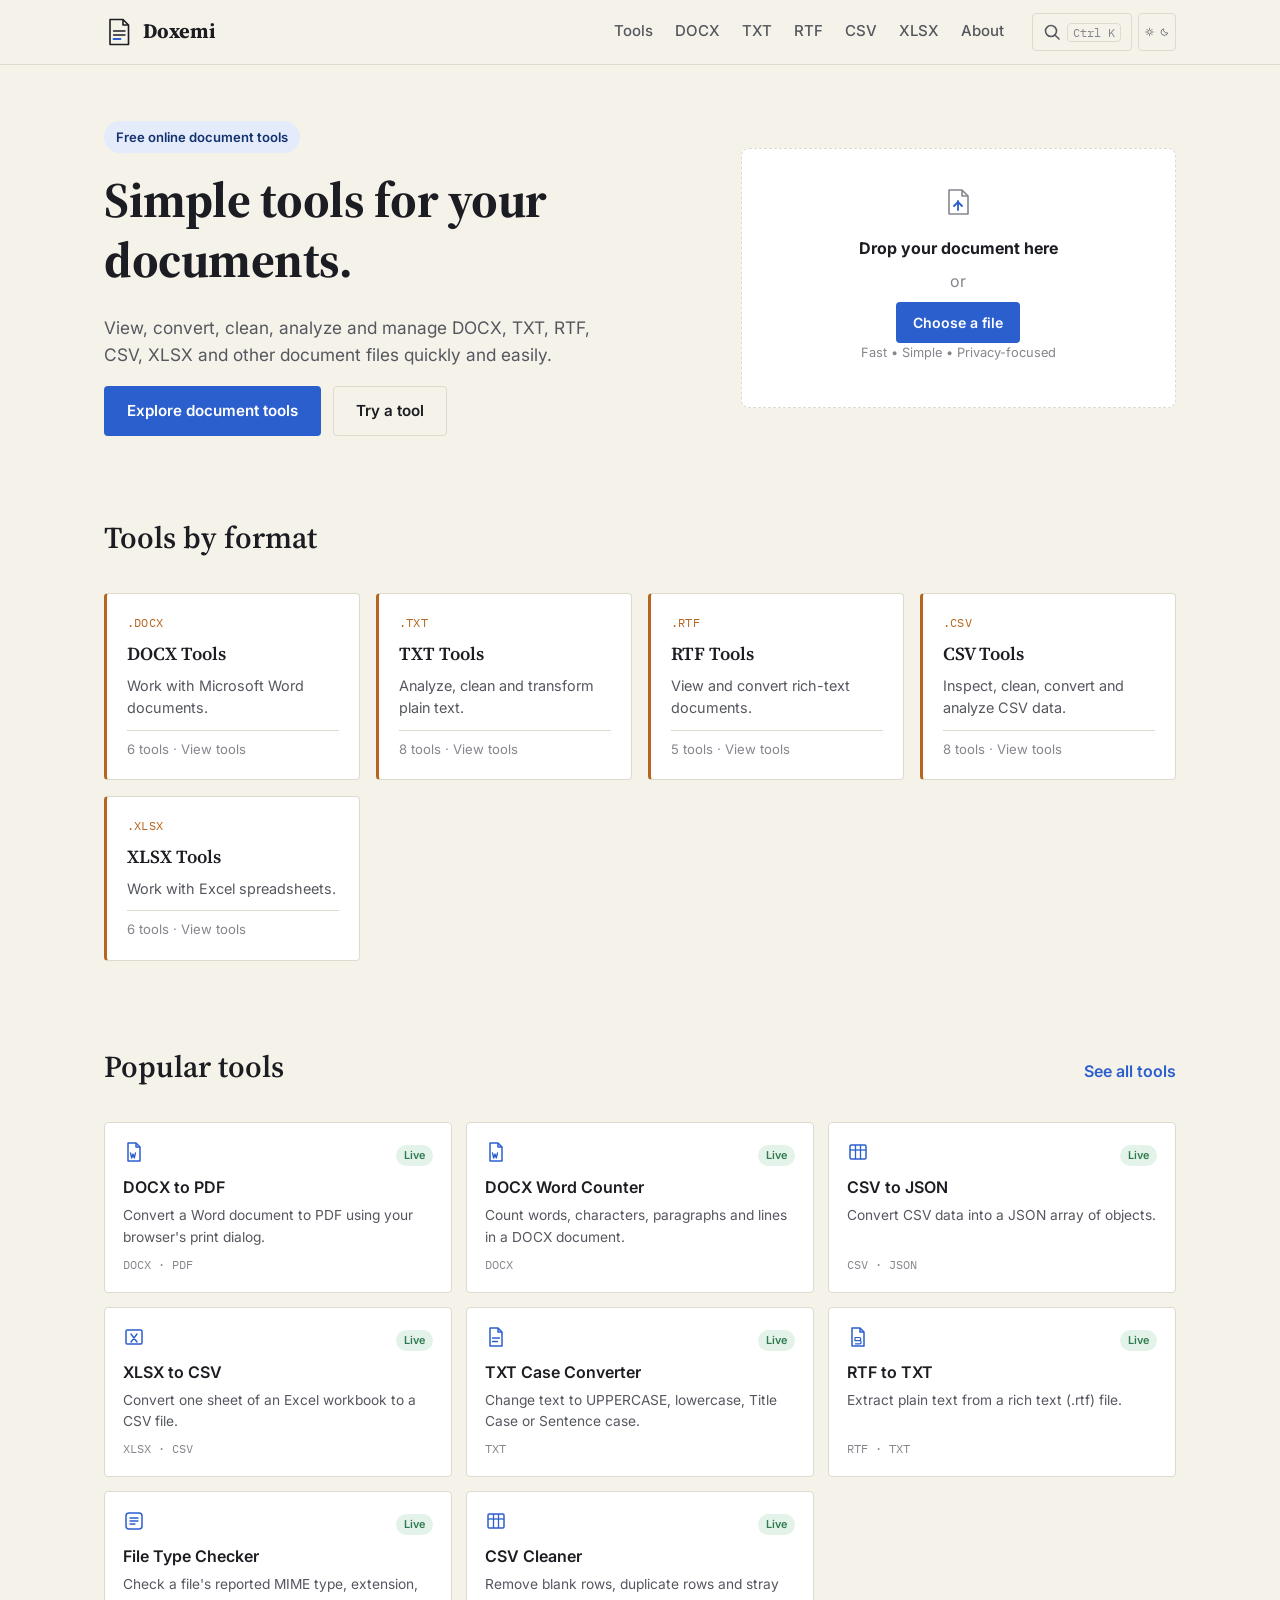
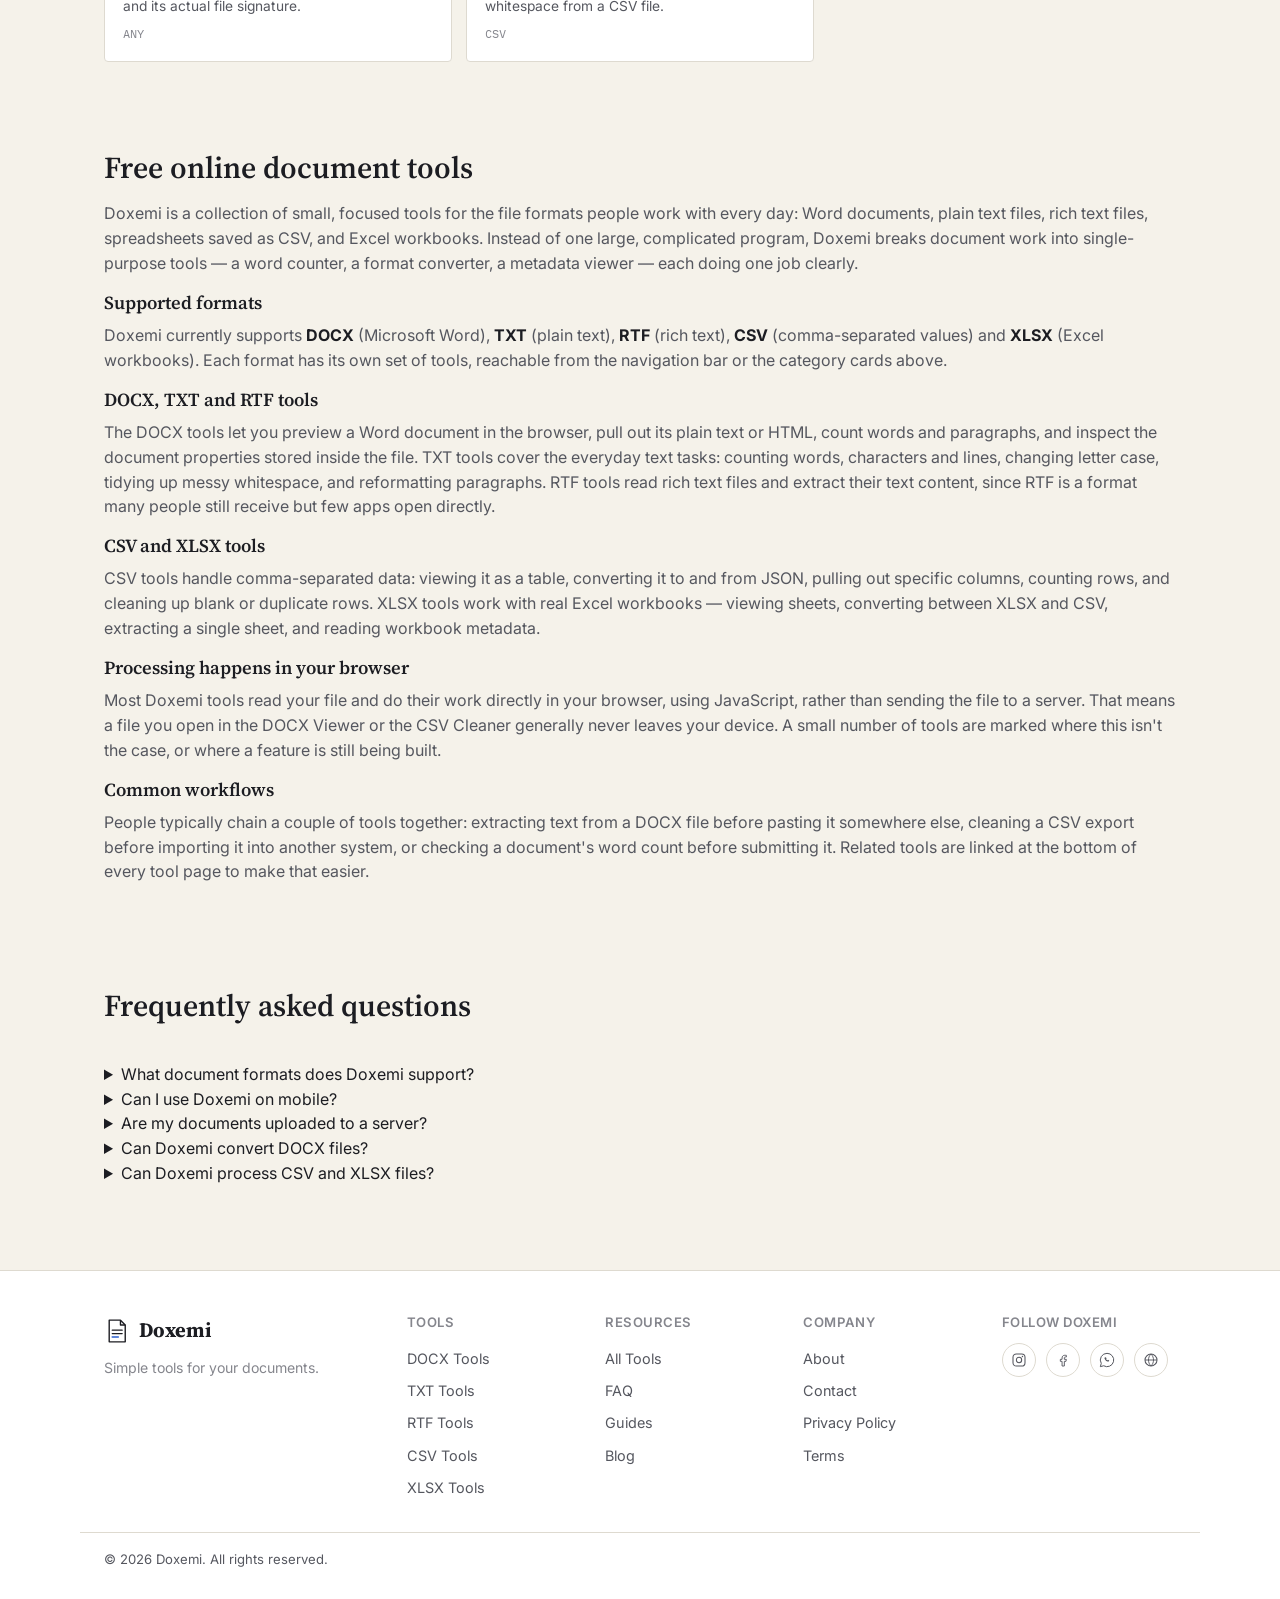
<file: index.html>
<!doctype html>
<html lang="en">
<head>
<meta charset="UTF-8">
<meta name="viewport" content="width=device-width, initial-scale=1.0">
<title>Doxemi – Free Online Document Tools</title>
<meta name="description" content="Doxemi provides free online document tools for DOCX, TXT, RTF, CSV and XLSX files. View, convert, analyze, clean and manage documents quickly and easily.">
<link rel="canonical" href="./" id="canonical-link">
<meta name="theme-color" content="#2B5FCE">
<link rel="icon" type="image/svg+xml" href="favicon.svg">
<link rel="manifest" href="manifest.json">

<meta property="og:type" content="website">
<meta property="og:site_name" content="Doxemi">
<meta property="og:title" content="Doxemi – Free Online Document Tools" id="og-title">
<meta property="og:description" content="View, convert, clean and analyze DOCX, TXT, RTF, CSV and XLSX files, free and in your browser." id="og-description">
<meta property="og:url" content="./" id="og-url">
<meta name="twitter:card" content="summary">
<meta name="twitter:title" content="Doxemi – Free Online Document Tools" id="twitter-title">
<meta name="twitter:description" content="View, convert, clean and analyze DOCX, TXT, RTF, CSV and XLSX files, free and in your browser." id="twitter-description">

<link rel="preconnect" href="https://fonts.googleapis.com">
<link rel="preconnect" href="https://fonts.gstatic.com" crossorigin>
<link href="https://fonts.googleapis.com/css2?family=Source+Serif+4:opsz,wght@8..60,400;8..60,600;8..60,700&family=Inter:wght@400;500;600;700&family=IBM+Plex+Mono:wght@400;500&display=swap" rel="stylesheet">

<link rel="stylesheet" href="style.css">

<script type="application/ld+json">
{
  "@context": "https://schema.org",
  "@type": "WebApplication",
  "name": "Doxemi",
  "applicationCategory": "Utility",
  "operatingSystem": "Any",
  "description": "Free online document tools for DOCX, TXT, RTF, CSV and XLSX files.",
  "offers": { "@type": "Offer", "price": "0", "priceCurrency": "USD" }
}
</script>
</head>
<body>

<a class="skip-link" href="#main">Skip to content</a>

<header class="site-header">
  <div class="wrap header-inner">
    <a class="brand" href="#/" aria-label="Doxemi home">
      <svg class="brand-mark" width="30" height="30" viewBox="0 0 30 30" fill="none" aria-hidden="true">
        <path d="M6 2.5H19L24.5 8V27.5H6V2.5Z" stroke="currentColor" stroke-width="1.6" stroke-linejoin="round"/>
        <path d="M19 2.5V8H24.5" stroke="currentColor" stroke-width="1.6" stroke-linejoin="round"/>
        <line x1="9.5" y1="14" x2="21" y2="14" stroke="currentColor" stroke-width="1.4" stroke-linecap="round"/>
        <line x1="9.5" y1="18" x2="21" y2="18" stroke="currentColor" stroke-width="1.4" stroke-linecap="round"/>
        <line x1="9.5" y1="22" x2="16.5" y2="22" stroke="var(--accent)" stroke-width="1.8" stroke-linecap="round"/>
      </svg>
      <span class="brand-word">Doxemi</span>
    </a>

    <nav class="main-nav" aria-label="Primary">
      <a href="#/tools">Tools</a>
      <a href="#/category/docx">DOCX</a>
      <a href="#/category/txt">TXT</a>
      <a href="#/category/rtf">RTF</a>
      <a href="#/category/csv">CSV</a>
      <a href="#/category/xlsx">XLSX</a>
      <a href="#/about">About</a>
    </nav>

    <div class="header-actions">
      <button type="button" id="search-open" class="icon-btn" aria-label="Search tools" aria-keyshortcuts="Control+K">
        <svg width="18" height="18" viewBox="0 0 18 18" fill="none" aria-hidden="true"><circle cx="8" cy="8" r="5.5" stroke="currentColor" stroke-width="1.6"/><line x1="12.2" y1="12.2" x2="16" y2="16" stroke="currentColor" stroke-width="1.6" stroke-linecap="round"/></svg>
        <span class="kbd">Ctrl K</span>
      </button>
      <button type="button" id="theme-toggle" class="icon-btn" aria-label="Toggle dark mode">
        <svg id="theme-icon-sun" width="18" height="18" viewBox="0 0 18 18" fill="none" aria-hidden="true"><circle cx="9" cy="9" r="3.6" stroke="currentColor" stroke-width="1.5"/><g stroke="currentColor" stroke-width="1.5" stroke-linecap="round"><line x1="9" y1="1.4" x2="9" y2="3.4"/><line x1="9" y1="14.6" x2="9" y2="16.6"/><line x1="1.4" y1="9" x2="3.4" y2="9"/><line x1="14.6" y1="9" x2="16.6" y2="9"/><line x1="3.6" y1="3.6" x2="5" y2="5"/><line x1="13" y1="13" x2="14.4" y2="14.4"/><line x1="14.4" y1="3.6" x2="13" y2="5"/><line x1="5" y1="13" x2="3.6" y2="14.4"/></g></svg>
        <svg id="theme-icon-moon" width="18" height="18" viewBox="0 0 18 18" fill="none" aria-hidden="true" hidden><path d="M15.5 10.8A6.8 6.8 0 0 1 7.2 2.5a6.8 6.8 0 1 0 8.3 8.3Z" stroke="currentColor" stroke-width="1.5" stroke-linejoin="round"/></svg>
      </button>
      <button type="button" id="nav-toggle" class="icon-btn nav-toggle" aria-label="Open menu" aria-expanded="false">
        <svg width="18" height="18" viewBox="0 0 18 18" fill="none" aria-hidden="true"><line x1="2" y1="4.5" x2="16" y2="4.5" stroke="currentColor" stroke-width="1.6" stroke-linecap="round"/><line x1="2" y1="9" x2="16" y2="9" stroke="currentColor" stroke-width="1.6" stroke-linecap="round"/><line x1="2" y1="13.5" x2="16" y2="13.5" stroke="currentColor" stroke-width="1.6" stroke-linecap="round"/></svg>
      </button>
    </div>
  </div>
  <nav class="mobile-nav" id="mobile-nav" aria-label="Mobile">
    <a href="#/tools">Tools</a>
    <a href="#/category/docx">DOCX Tools</a>
    <a href="#/category/txt">TXT Tools</a>
    <a href="#/category/rtf">RTF Tools</a>
    <a href="#/category/csv">CSV Tools</a>
    <a href="#/category/xlsx">XLSX Tools</a>
    <a href="#/about">About</a>
  </nav>
</header>

<div class="search-overlay" id="search-overlay" hidden>
  <div class="search-panel" role="dialog" aria-modal="true" aria-label="Search document tools">
    <div class="search-field">
      <svg width="18" height="18" viewBox="0 0 18 18" fill="none" aria-hidden="true"><circle cx="8" cy="8" r="5.5" stroke="currentColor" stroke-width="1.6"/><line x1="12.2" y1="12.2" x2="16" y2="16" stroke="currentColor" stroke-width="1.6" stroke-linecap="round"/></svg>
      <input type="text" id="search-input" placeholder="Search DOCX to PDF, Word Counter, CSV to JSON…" autocomplete="off" aria-label="Search tools">
      <button type="button" id="search-clear" class="text-btn" hidden>Clear</button>
    </div>
    <ul class="search-results" id="search-results" role="listbox"></ul>
    <p class="search-empty" id="search-empty" hidden>No tools match your search. Try “counter”, “convert” or a format name.</p>
    <button type="button" id="search-close" class="text-btn search-close">Close</button>
  </div>
</div>

<main id="main">

<section id="home-view">

  <section class="hero">
    <div class="wrap hero-grid">
      <div class="hero-copy">
        <p class="badge">Free online document tools</p>
        <h1>Simple tools for your documents.</h1>
        <p class="hero-sub">View, convert, clean, analyze and manage DOCX, TXT, RTF, CSV, XLSX and other document files quickly and easily.</p>
        <div class="hero-actions">
          <a class="btn btn-primary" href="#/tools">Explore document tools</a>
          <a class="btn btn-ghost" href="#/tool/txt-word-counter">Try a tool</a>
        </div>
      </div>
      <div class="hero-drop">
        <div class="dropzone" id="hero-dropzone" tabindex="0" role="button" aria-label="Drop a document here or choose a file">
          <svg width="34" height="34" viewBox="0 0 34 34" fill="none" aria-hidden="true"><path d="M8 5h13l6 6v18H8V5Z" stroke="currentColor" stroke-width="1.6" stroke-linejoin="round"/><path d="M21 5v6h6" stroke="currentColor" stroke-width="1.6" stroke-linejoin="round"/><line x1="17" y1="16" x2="17" y2="25" stroke="var(--accent)" stroke-width="1.8" stroke-linecap="round"/><path d="M13 21l4-4 4 4" stroke="var(--accent)" stroke-width="1.8" stroke-linecap="round" stroke-linejoin="round"/></svg>
          <p><strong>Drop your document here</strong></p>
          <p class="muted">or</p>
          <label class="btn btn-primary btn-small" for="hero-file-input">Choose a file</label>
          <input type="file" id="hero-file-input" hidden>
          <p class="fine-print">Fast • Simple • Privacy-focused</p>
        </div>
        <div id="hero-drop-result" class="hero-drop-result" hidden></div>
      </div>
    </div>
  </section>

  <section class="categories wrap" aria-label="Tool categories">
    <div class="section-head">
      <h2>Tools by format</h2>
    </div>
    <div class="category-grid" id="category-grid"></div>
  </section>

  <section class="popular wrap">
    <div class="section-head">
      <h2>Popular tools</h2>
      <a class="text-link" href="#/tools">See all tools</a>
    </div>
    <div class="tool-grid" id="popular-grid"></div>
  </section>

  <section class="seo-content wrap">
    <h2>Free online document tools</h2>
    <p>Doxemi is a collection of small, focused tools for the file formats people work with every day: Word documents, plain text files, rich text files, spreadsheets saved as CSV, and Excel workbooks. Instead of one large, complicated program, Doxemi breaks document work into single-purpose tools — a word counter, a format converter, a metadata viewer — each doing one job clearly.</p>

    <h3>Supported formats</h3>
    <p>Doxemi currently supports <strong>DOCX</strong> (Microsoft Word), <strong>TXT</strong> (plain text), <strong>RTF</strong> (rich text), <strong>CSV</strong> (comma-separated values) and <strong>XLSX</strong> (Excel workbooks). Each format has its own set of tools, reachable from the navigation bar or the category cards above.</p>

    <h3>DOCX, TXT and RTF tools</h3>
    <p>The DOCX tools let you preview a Word document in the browser, pull out its plain text or HTML, count words and paragraphs, and inspect the document properties stored inside the file. TXT tools cover the everyday text tasks: counting words, characters and lines, changing letter case, tidying up messy whitespace, and reformatting paragraphs. RTF tools read rich text files and extract their text content, since RTF is a format many people still receive but few apps open directly.</p>

    <h3>CSV and XLSX tools</h3>
    <p>CSV tools handle comma-separated data: viewing it as a table, converting it to and from JSON, pulling out specific columns, counting rows, and cleaning up blank or duplicate rows. XLSX tools work with real Excel workbooks — viewing sheets, converting between XLSX and CSV, extracting a single sheet, and reading workbook metadata.</p>

    <h3>Processing happens in your browser</h3>
    <p>Most Doxemi tools read your file and do their work directly in your browser, using JavaScript, rather than sending the file to a server. That means a file you open in the DOCX Viewer or the CSV Cleaner generally never leaves your device. A small number of tools are marked where this isn't the case, or where a feature is still being built.</p>

    <h3>Common workflows</h3>
    <p>People typically chain a couple of tools together: extracting text from a DOCX file before pasting it somewhere else, cleaning a CSV export before importing it into another system, or checking a document's word count before submitting it. Related tools are linked at the bottom of every tool page to make that easier.</p>
  </section>

  <section class="faq wrap" id="faq" itemscope itemtype="https://schema.org/FAQPage">
    <div class="section-head"><h2>Frequently asked questions</h2></div>
    <div class="faq-list">
      <details itemscope itemprop="mainEntity" itemtype="https://schema.org/Question">
        <summary itemprop="name">What document formats does Doxemi support?</summary>
        <div itemscope itemprop="acceptedAnswer" itemtype="https://schema.org/Answer"><p itemprop="text">Doxemi supports DOCX, TXT, RTF, CSV and XLSX files, along with general tools that work across formats, like a file size or MIME type checker.</p></div>
      </details>
      <details itemscope itemprop="mainEntity" itemtype="https://schema.org/Question">
        <summary itemprop="name">Can I use Doxemi on mobile?</summary>
        <div itemscope itemprop="acceptedAnswer" itemtype="https://schema.org/Answer"><p itemprop="text">Yes. Doxemi is built to work on phones, tablets and desktops, including uploading files from a mobile device's file picker.</p></div>
      </details>
      <details itemscope itemprop="mainEntity" itemtype="https://schema.org/Question">
        <summary itemprop="name">Are my documents uploaded to a server?</summary>
        <div itemscope itemprop="acceptedAnswer" itemtype="https://schema.org/Answer"><p itemprop="text">Most tools process your file entirely in your browser and never send it anywhere. Any tool that works differently says so on its own page.</p></div>
      </details>
      <details itemscope itemprop="mainEntity" itemtype="https://schema.org/Question">
        <summary itemprop="name">Can Doxemi convert DOCX files?</summary>
        <div itemscope itemprop="acceptedAnswer" itemtype="https://schema.org/Answer"><p itemprop="text">Yes. DOCX files can be converted to plain text and HTML in-browser, and to PDF using your browser's print dialog.</p></div>
      </details>
      <details itemscope itemprop="mainEntity" itemtype="https://schema.org/Question">
        <summary itemprop="name">Can Doxemi process CSV and XLSX files?</summary>
        <div itemscope itemprop="acceptedAnswer" itemtype="https://schema.org/Answer"><p itemprop="text">Yes. CSV tools cover viewing, converting and cleaning CSV data, and XLSX tools cover viewing, converting and extracting data from Excel workbooks.</p></div>
      </details>
    </div>
  </section>

</section>

<section id="dynamic-view" hidden>
  <div class="wrap">
    <nav class="breadcrumbs" id="breadcrumbs" aria-label="Breadcrumb"></nav>
  </div>
  <div id="dynamic-content" class="wrap"></div>
</section>

</main>

<footer class="site-footer">
  <div class="wrap footer-grid">
    <div class="footer-brand">
      <a class="brand" href="#/">
        <svg class="brand-mark" width="26" height="26" viewBox="0 0 30 30" fill="none" aria-hidden="true"><path d="M6 2.5H19L24.5 8V27.5H6V2.5Z" stroke="currentColor" stroke-width="1.6" stroke-linejoin="round"/><path d="M19 2.5V8H24.5" stroke="currentColor" stroke-width="1.6" stroke-linejoin="round"/><line x1="9.5" y1="14" x2="21" y2="14" stroke="currentColor" stroke-width="1.4" stroke-linecap="round"/><line x1="9.5" y1="18" x2="21" y2="18" stroke="currentColor" stroke-width="1.4" stroke-linecap="round"/><line x1="9.5" y1="22" x2="16.5" y2="22" stroke="var(--accent)" stroke-width="1.8" stroke-linecap="round"/></svg>
        <span class="brand-word">Doxemi</span>
      </a>
      <p class="muted">Simple tools for your documents.</p>
    </div>

    <div class="footer-col">
      <h3>Tools</h3>
      <a href="#/category/docx">DOCX Tools</a>
      <a href="#/category/txt">TXT Tools</a>
      <a href="#/category/rtf">RTF Tools</a>
      <a href="#/category/csv">CSV Tools</a>
      <a href="#/category/xlsx">XLSX Tools</a>
    </div>

    <div class="footer-col">
      <h3>Resources</h3>
      <a href="#/tools">All Tools</a>
      <a href="#/faq">FAQ</a>
      <a href="#/guides">Guides</a>
      <a href="#/blog">Blog</a>
    </div>

    <div class="footer-col">
      <h3>Company</h3>
      <a href="#/about">About</a>
      <a href="#/contact">Contact</a>
      <a href="#/privacy">Privacy Policy</a>
      <a href="#/terms">Terms</a>
    </div>

    <div class="footer-col footer-social" id="footer-social">
      <h3>Follow Doxemi</h3>
      <div class="social-links" id="social-links"></div>
    </div>
  </div>
  <div class="wrap footer-bottom">
    <p>© <span id="footer-year">2026</span> Doxemi. All rights reserved.</p>
  </div>
</footer>

<script src="script.js" defer></script>
</body>
</html>
</file>
<file: style.css>
/* ==========================================================================
   Doxemi — design tokens
   ========================================================================== */
:root{
  --paper: #F5F2EA;
  --paper-raised: #FFFFFF;
  --ink: #1C1D22;
  --ink-soft: #55575F;
  --ink-faint: #85868D;
  --line: #DEDAD0;
  --accent: #2B5FCE;
  --accent-ink: #14336E;
  --accent-soft: #E4EBFB;
  --accent-2: #B5651D;
  --accent-2-soft: #F4E6D6;
  --success: #2F7A4F;
  --success-soft: #E4F3EA;
  --danger: #B23A3A;
  --danger-soft: #FBEAEA;
  --radius-sm: 4px;
  --radius-md: 8px;
  --shadow-card: 0 1px 0 var(--line), 0 8px 20px -16px rgba(28,29,34,0.35);
  --font-display: "Source Serif 4", Georgia, serif;
  --font-body: "Inter", -apple-system, BlinkMacSystemFont, "Segoe UI", sans-serif;
  --font-mono: "IBM Plex Mono", "SFMono-Regular", Consolas, monospace;
  --header-h: 64px;
  --motion: 160ms ease;
}

[data-theme="dark"]{
  --paper: #14161C;
  --paper-raised: #1B1E26;
  --ink: #F1EFE8;
  --ink-soft: #B7B9C2;
  --ink-faint: #82848D;
  --line: #2C2F39;
  --accent: #6E93E8;
  --accent-ink: #DCE6FA;
  --accent-soft: #1E2A45;
  --accent-2: #E0A15E;
  --accent-2-soft: #3A2C1A;
  --success: #6FCB92;
  --success-soft: #16311F;
  --danger: #E27E7E;
  --danger-soft: #3A1D1D;
  --shadow-card: 0 1px 0 var(--line), 0 8px 24px -16px rgba(0,0,0,0.6);
}

@media (prefers-reduced-motion: reduce){
  *, *::before, *::after{ animation-duration: 0.001ms !important; animation-iteration-count: 1 !important; transition-duration: 0.001ms !important; scroll-behavior:auto !important; }
}

*{ box-sizing: border-box; }
html{ scroll-behavior:smooth; }
body{
  margin:0;
  background:var(--paper);
  color:var(--ink);
  font-family:var(--font-body);
  font-size:16px;
  line-height:1.55;
  -webkit-font-smoothing:antialiased;
  transition: background var(--motion), color var(--motion);
}
img{ max-width:100%; display:block; }
a{ color:inherit; }
.wrap{ max-width:1120px; margin:0 auto; padding:0 24px; }

h1,h2,h3,h4{ font-family:var(--font-display); font-weight:600; line-height:1.2; margin:0 0 0.5em; color:var(--ink); }
h1{ font-size:clamp(2.1rem, 4.4vw, 3.1rem); font-weight:700; letter-spacing:-0.01em; }
h2{ font-size:clamp(1.5rem, 2.6vw, 1.9rem); }
h3{ font-size:1.15rem; }
p{ margin:0 0 1em; color:var(--ink-soft); }
.muted{ color:var(--ink-faint); }
strong{ color:var(--ink); }

.skip-link{ position:absolute; left:-999px; top:0; background:var(--accent); color:#fff; padding:10px 16px; z-index:200; border-radius:0 0 var(--radius-sm) 0; }
.skip-link:focus{ left:0; }

:focus-visible{ outline:2px solid var(--accent); outline-offset:2px; }

/* ---------- buttons ---------- */
.btn{
  display:inline-flex; align-items:center; justify-content:center; gap:8px;
  padding:12px 22px; border-radius:var(--radius-sm); font-weight:600; font-size:0.95rem;
  text-decoration:none; border:1.5px solid transparent; cursor:pointer;
  transition: background var(--motion), color var(--motion), border-color var(--motion), transform var(--motion);
  font-family:var(--font-body);
}
.btn:active{ transform: translateY(1px); }
.btn-primary{ background:var(--accent); color:#fff; }
.btn-primary:hover{ background:var(--accent-ink); }
[data-theme="dark"] .btn-primary:hover{ background:#87A5EE; }
.btn-ghost{ background:transparent; color:var(--ink); border-color:var(--line); }
.btn-ghost:hover{ border-color:var(--accent); color:var(--accent); }
.btn-small{ padding:9px 16px; font-size:0.88rem; }
.btn-secondary{ background:var(--paper-raised); color:var(--ink); border-color:var(--line); }
.btn-secondary:hover{ border-color:var(--accent); }
.btn[disabled]{ opacity:0.5; cursor:not-allowed; }
.btn-block{ width:100%; }
.text-link{ color:var(--accent); font-weight:600; text-decoration:none; }
.text-link:hover{ text-decoration:underline; }
.text-btn{ background:none; border:0; color:var(--accent); font-weight:600; cursor:pointer; font-family:var(--font-body); padding:6px 4px; }

/* ---------- header ---------- */
.site-header{ position:sticky; top:0; z-index:100; background:color-mix(in srgb, var(--paper) 92%, transparent); backdrop-filter: blur(8px); border-bottom:1px solid var(--line); }
.header-inner{ height:var(--header-h); display:flex; align-items:center; gap:28px; }
.brand{ display:flex; align-items:center; gap:9px; text-decoration:none; color:var(--ink); margin-right:auto; }
.brand-mark{ color:var(--ink); flex-shrink:0; }
.brand-word{ font-family:var(--font-display); font-weight:700; font-size:1.28rem; letter-spacing:-0.01em; }
.main-nav{ display:flex; gap:22px; }
.main-nav a{ text-decoration:none; color:var(--ink-soft); font-size:0.94rem; font-weight:500; padding:8px 0; border-bottom:2px solid transparent; }
.main-nav a:hover, .main-nav a.active{ color:var(--ink); border-color:var(--accent); }
.header-actions{ display:flex; align-items:center; gap:6px; }
.icon-btn{ display:inline-flex; align-items:center; gap:6px; background:none; border:1px solid var(--line); color:var(--ink-soft); width:38px; height:38px; border-radius:var(--radius-sm); justify-content:center; cursor:pointer; }
#search-open{ width:auto; padding:0 10px; }
.icon-btn:hover{ color:var(--ink); border-color:var(--accent); }
.kbd{ font-family:var(--font-mono); font-size:0.72rem; color:var(--ink-faint); border:1px solid var(--line); border-radius:4px; padding:1px 5px; }
.nav-toggle{ display:none; }
.mobile-nav{ display:none; flex-direction:column; padding:8px 24px 16px; border-top:1px solid var(--line); }
.mobile-nav a{ padding:12px 0; text-decoration:none; color:var(--ink); border-bottom:1px solid var(--line); font-weight:500; }
.mobile-nav.open{ display:flex; }

/* ---------- search overlay ---------- */
.search-overlay{ position:fixed; inset:0; background:rgba(20,20,24,0.55); z-index:300; display:flex; align-items:flex-start; justify-content:center; padding:10vh 16px; }
.search-overlay[hidden]{ display:none; }
.search-panel{ background:var(--paper-raised); width:100%; max-width:600px; border-radius:var(--radius-md); box-shadow:0 20px 60px rgba(0,0,0,0.35); overflow:hidden; }
.search-field{ display:flex; align-items:center; gap:10px; padding:16px 18px; border-bottom:1px solid var(--line); color:var(--ink-faint); }
.search-field input{ flex:1; border:0; background:none; font-size:1.05rem; color:var(--ink); font-family:var(--font-body); }
.search-field input:focus{ outline:none; }
.search-results{ list-style:none; margin:0; padding:8px; max-height:52vh; overflow-y:auto; }
.search-results li{ margin:0; }
.search-results button{ width:100%; text-align:left; background:none; border:0; padding:11px 12px; border-radius:var(--radius-sm); cursor:pointer; display:flex; flex-direction:column; gap:2px; font-family:var(--font-body); }
.search-results button:hover, .search-results button.active{ background:var(--accent-soft); }
.search-results .r-name{ font-weight:600; color:var(--ink); font-size:0.96rem; }
.search-results .r-meta{ font-size:0.82rem; color:var(--ink-faint); }
.search-empty{ padding:24px 18px; text-align:center; }
.search-close{ width:100%; padding:12px; border-top:1px solid var(--line); text-align:center; }

/* ---------- hero ---------- */
.hero{ padding:56px 0 40px; }
.hero-grid{ display:grid; grid-template-columns:1.15fr 0.85fr; gap:48px; align-items:center; }
.badge{ display:inline-block; font-size:0.82rem; font-weight:600; color:var(--accent-ink); background:var(--accent-soft); padding:6px 12px; border-radius:100px; margin-bottom:18px; }
.hero-sub{ font-size:1.08rem; max-width:46ch; }
.hero-actions{ display:flex; gap:12px; flex-wrap:wrap; margin-top:8px; }
.hero-drop{ display:flex; flex-direction:column; gap:14px; }
.dropzone{ border:1.5px dashed var(--line); border-radius:var(--radius-md); background:var(--paper-raised); padding:36px 24px; text-align:center; cursor:pointer; transition:border-color var(--motion), background var(--motion); }
.dropzone:hover, .dropzone.drag{ border-color:var(--accent); background:var(--accent-soft); }
.dropzone svg{ color:var(--ink-faint); margin-bottom:10px; }
.dropzone p{ margin:0 0 8px; }
.fine-print{ font-size:0.8rem; color:var(--ink-faint); margin:12px 0 0; }
.hero-drop-result{ background:var(--paper-raised); border:1px solid var(--line); border-radius:var(--radius-md); padding:16px; font-size:0.92rem; }
.hero-drop-result a{ color:var(--accent); font-weight:600; text-decoration:none; }

/* ---------- sections ---------- */
section.wrap, .categories, .popular, .seo-content, .faq{ padding:44px 24px; }
.section-head{ display:flex; align-items:baseline; justify-content:space-between; gap:16px; margin-bottom:22px; flex-wrap:wrap; }

/* ---------- category cards ---------- */
.category-grid{ display:grid; grid-template-columns:repeat(auto-fit, minmax(240px,1fr)); gap:16px; }
.category-card{ background:var(--paper-raised); border:1px solid var(--line); border-left:3px solid var(--accent-2); border-radius:var(--radius-sm); padding:20px; text-decoration:none; color:var(--ink); display:flex; flex-direction:column; gap:10px; transition:border-color var(--motion), transform var(--motion); }
.category-card:hover{ border-color:var(--accent); transform:translateY(-2px); }
.category-card .ext-tag{ font-family:var(--font-mono); font-size:0.76rem; letter-spacing:0.02em; color:var(--accent-2); }
.category-card h3{ margin:0; }
.category-card p{ font-size:0.9rem; margin:0; }
.category-card .count{ margin-top:auto; font-size:0.82rem; color:var(--ink-faint); padding-top:8px; border-top:1px solid var(--line); }

/* ---------- tool cards / grid ---------- */
.tool-grid{ display:grid; grid-template-columns:repeat(auto-fill, minmax(260px,1fr)); gap:14px; }
.tool-card{ background:var(--paper-raised); border:1px solid var(--line); border-radius:var(--radius-sm); padding:18px; text-decoration:none; color:var(--ink); display:flex; flex-direction:column; gap:8px; transition:border-color var(--motion), transform var(--motion); }
.tool-card:hover{ border-color:var(--accent); transform:translateY(-2px); }
.tool-card .t-top{ display:flex; align-items:center; justify-content:space-between; gap:8px; }
.tool-card .t-icon{ color:var(--accent); flex-shrink:0; }
.tool-card h3{ font-size:1rem; margin:0; font-family:var(--font-body); font-weight:600; }
.tool-card p{ font-size:0.86rem; margin:0; }
.tool-card .t-formats{ font-family:var(--font-mono); font-size:0.72rem; color:var(--ink-faint); margin-top:auto; }
.status-pill{ font-size:0.68rem; font-weight:600; padding:2px 8px; border-radius:100px; font-family:var(--font-body); white-space:nowrap; }
.status-pill.live{ background:var(--success-soft); color:var(--success); }
.status-pill.soon{ background:var(--accent-2-soft); color:var(--accent-2); }

/* ---------- all tools / filters ---------- */
.tools-toolbar{ display:flex; gap:12px; flex-wrap:wrap; align-items:center; margin-bottom:20px; }
.filter-chip{ border:1px solid var(--line); background:var(--paper-raised); color:var(--ink-soft); padding:7px 14px; border-radius:100px; font-size:0.85rem; cursor:pointer; font-family:var(--font-body); }
.filter-chip.active{ background:var(--accent); color:#fff; border-color:var(--accent); }
.page-search{ display:flex; align-items:center; gap:8px; border:1px solid var(--line); border-radius:var(--radius-sm); padding:8px 12px; background:var(--paper-raised); flex:1; min-width:200px; }
.page-search input{ border:0; background:none; flex:1; font-family:var(--font-body); font-size:0.92rem; color:var(--ink); }
.page-search input:focus{ outline:none; }
.no-results{ padding:40px 0; text-align:center; color:var(--ink-faint); }

/* ---------- breadcrumbs ---------- */
.breadcrumbs{ font-size:0.84rem; color:var(--ink-faint); padding:16px 0 0; }
.breadcrumbs a{ color:var(--ink-faint); text-decoration:none; }
.breadcrumbs a:hover{ color:var(--accent); }
.breadcrumbs .sep{ margin:0 6px; }

/* ---------- tool page ---------- */
.tool-page{ padding:20px 0 60px; display:grid; gap:28px; }
.tool-header{ max-width:70ch; }
.tool-header h1{ font-size:clamp(1.6rem,3vw,2.1rem); }
.tool-meta-row{ display:flex; gap:10px; align-items:center; margin-bottom:10px; flex-wrap:wrap; }
.tool-meta-row .t-formats{ font-family:var(--font-mono); font-size:0.78rem; color:var(--ink-faint); }

.tool-panel{ background:var(--paper-raised); border:1px solid var(--line); border-radius:var(--radius-md); padding:24px; box-shadow:var(--shadow-card); }
.upload-zone{ border:1.5px dashed var(--line); border-radius:var(--radius-md); padding:32px 20px; text-align:center; cursor:pointer; transition:border-color var(--motion), background var(--motion); }
.upload-zone:hover, .upload-zone.drag{ border-color:var(--accent); background:var(--accent-soft); }
.upload-zone svg{ color:var(--ink-faint); margin-bottom:10px; }

.file-summary{ display:flex; align-items:center; justify-content:space-between; gap:12px; background:var(--paper); border:1px solid var(--line); border-radius:var(--radius-sm); padding:12px 16px; margin-bottom:16px; flex-wrap:wrap; }
.file-summary .f-name{ font-weight:600; }
.file-summary .f-meta{ font-family:var(--font-mono); font-size:0.78rem; color:var(--ink-faint); }

.state-box{ display:flex; flex-direction:column; align-items:center; gap:10px; padding:28px 12px; text-align:center; color:var(--ink-faint); }
.spinner{ width:26px; height:26px; border:3px solid var(--line); border-top-color:var(--accent); border-radius:50%; animation:spin 0.8s linear infinite; }
@keyframes spin{ to{ transform:rotate(360deg); } }
.alert{ border-radius:var(--radius-sm); padding:14px 16px; font-size:0.92rem; margin:0 0 16px; }
.alert-error{ background:var(--danger-soft); color:var(--danger); }
.alert-success{ background:var(--success-soft); color:var(--success); }
.alert-info{ background:var(--accent-soft); color:var(--accent-ink); }

.results-block{ display:flex; flex-direction:column; gap:16px; }
.stat-grid{ display:grid; grid-template-columns:repeat(auto-fit,minmax(120px,1fr)); gap:10px; }
.stat-card{ background:var(--paper); border:1px solid var(--line); border-radius:var(--radius-sm); padding:14px; text-align:left; }
.stat-card .num{ font-family:var(--font-mono); font-size:1.4rem; font-weight:600; color:var(--accent); display:block; }
.stat-card .lbl{ font-size:0.78rem; color:var(--ink-faint); }

textarea.tool-textarea, .tool-panel textarea{ width:100%; min-height:220px; font-family:var(--font-mono); font-size:0.88rem; border:1px solid var(--line); border-radius:var(--radius-sm); padding:14px; background:var(--paper); color:var(--ink); resize:vertical; }
.tool-panel input[type="text"], .tool-panel select{ font-family:var(--font-body); font-size:0.92rem; border:1px solid var(--line); border-radius:var(--radius-sm); padding:9px 12px; background:var(--paper); color:var(--ink); }
.field-row{ display:flex; gap:12px; flex-wrap:wrap; align-items:center; margin-bottom:14px; }
.field-row label{ font-size:0.86rem; font-weight:500; display:flex; align-items:center; gap:6px; }
.action-row{ display:flex; gap:10px; flex-wrap:wrap; margin-top:4px; }

table.data-table{ width:100%; border-collapse:collapse; font-size:0.86rem; }
.table-scroll{ overflow-x:auto; border:1px solid var(--line); border-radius:var(--radius-sm); }
table.data-table th, table.data-table td{ border-bottom:1px solid var(--line); padding:8px 12px; text-align:left; white-space:nowrap; }
table.data-table th{ background:var(--paper); font-family:var(--font-mono); font-weight:600; font-size:0.76rem; text-transform:none; color:var(--ink-soft); }
table.data-table tr:last-child td{ border-bottom:0; }

.docx-preview{ border:1px solid var(--line); border-radius:var(--radius-sm); padding:24px; background:#fff; color:#1c1d22; max-height:520px; overflow:auto; font-family:Georgia, serif; }
[data-theme="dark"] .docx-preview{ background:#fff; }

.how-to{ counter-reset:step; list-style:none; margin:0; padding:0; display:grid; gap:14px; }
.how-to li{ counter-increment:step; position:relative; padding-left:36px; }
.how-to li::before{ content:counter(step); position:absolute; left:0; top:0; width:24px; height:24px; border-radius:50%; background:var(--accent-soft); color:var(--accent-ink); font-family:var(--font-mono); font-size:0.78rem; display:flex; align-items:center; justify-content:center; }

.related-tools h2{ font-size:1.1rem; }

/* ---------- about / static pages ---------- */
.static-page{ padding:28px 0 60px; max-width:72ch; }
.static-page h2{ margin-top:1.6em; }

/* ---------- footer ---------- */
.site-footer{ border-top:1px solid var(--line); margin-top:40px; background:var(--paper-raised); }
.footer-grid{ display:grid; grid-template-columns:1.6fr repeat(4,1fr); gap:24px; padding:44px 24px 28px; }
.footer-brand p{ margin-top:10px; font-size:0.88rem; }
.footer-col h3{ font-size:0.82rem; text-transform:uppercase; letter-spacing:0.04em; color:var(--ink-faint); margin-bottom:12px; font-family:var(--font-body); font-weight:600; }
.footer-col a{ display:block; text-decoration:none; color:var(--ink-soft); font-size:0.9rem; padding:5px 0; }
.footer-col a:hover{ color:var(--accent); }
.social-links{ display:flex; gap:10px; flex-wrap:wrap; }
.social-links a{ display:inline-flex; align-items:center; justify-content:center; width:34px; height:34px; border:1px solid var(--line); border-radius:50%; padding:0; }
.social-links a:hover{ border-color:var(--accent); color:var(--accent); }
.footer-bottom{ border-top:1px solid var(--line); padding:16px 24px; font-size:0.82rem; color:var(--ink-faint); }

/* ---------- responsive ---------- */
@media (max-width: 900px){
  .hero-grid{ grid-template-columns:1fr; }
  .footer-grid{ grid-template-columns:1fr 1fr; }
}
@media (max-width: 760px){
  .main-nav{ display:none; }
  .nav-toggle{ display:inline-flex; }
  #search-open .kbd{ display:none; }
}
@media (max-width: 560px){
  .wrap{ padding:0 16px; }
  .footer-grid{ grid-template-columns:1fr 1fr; padding:36px 16px 20px; }
  h1{ font-size:1.9rem; }
  .hero{ padding:36px 0 28px; }
}
</file>
